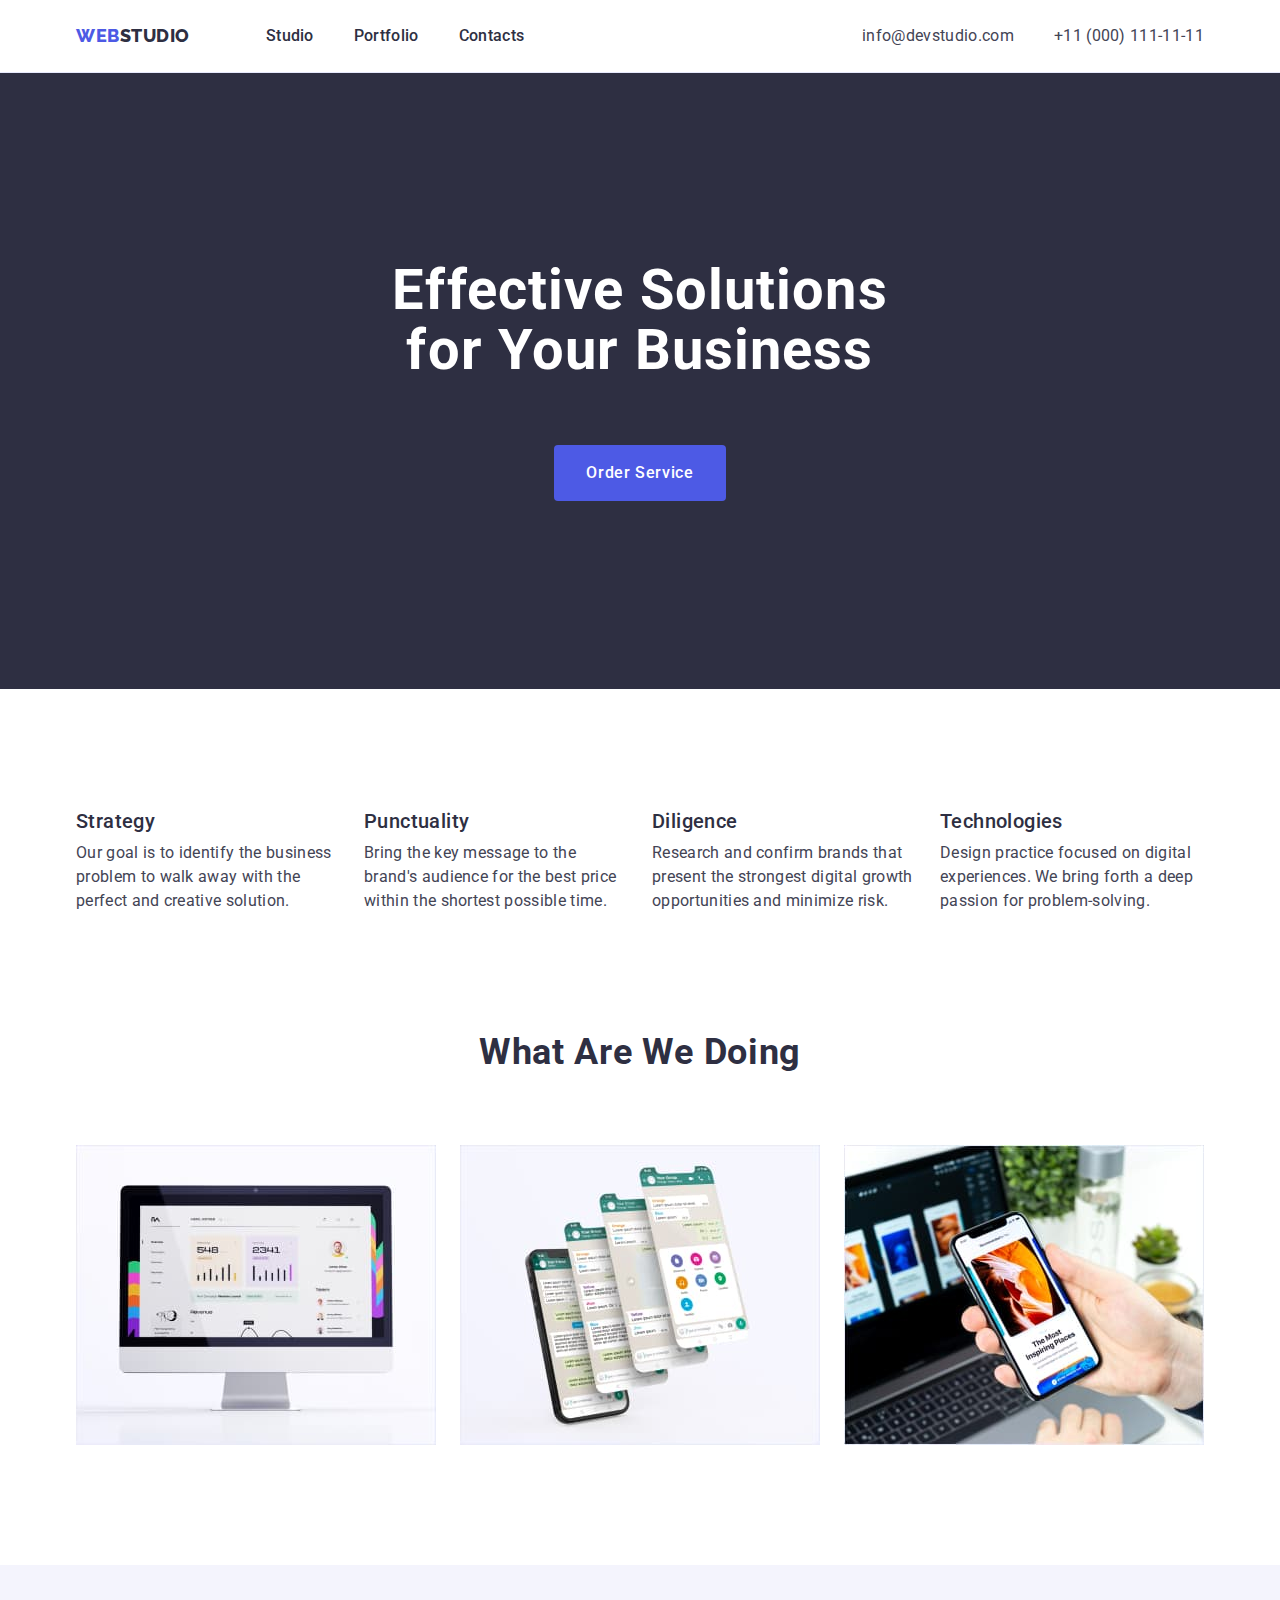
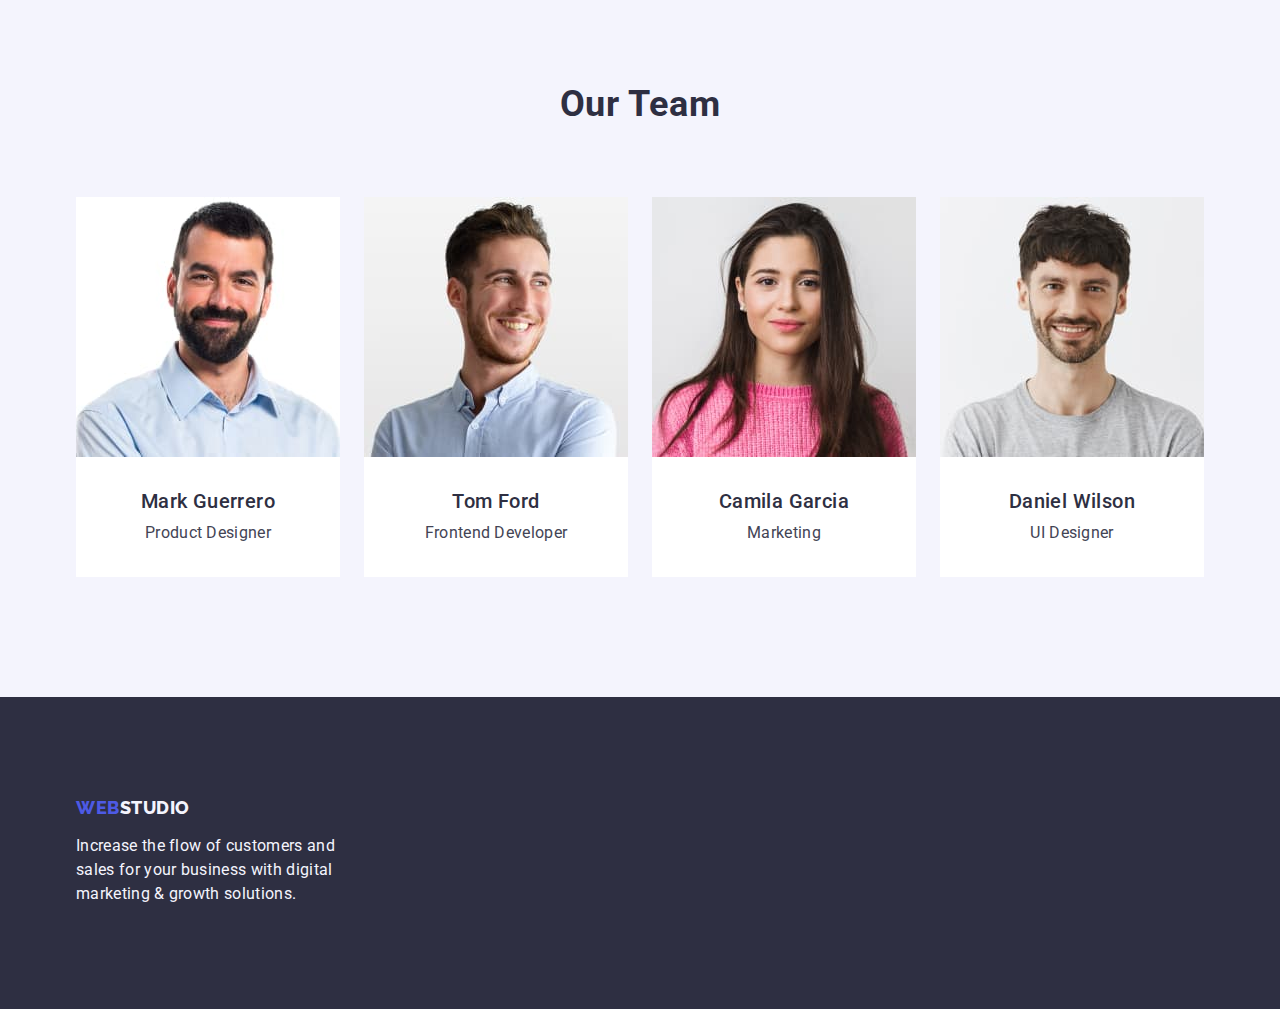
<file: index.html>
<!DOCTYPE html>
<html lang="en">
  <head>
    <meta charset="UTF-8" />
    <meta http-equiv="X-UA-Compatible" content="IE=edge" />
    <meta name="viewport" content="width=device-width, initial-scale=1.0" />
    <link rel="preconnect" href="https://fonts.googleapis.com" />
    <link rel="preconnect" href="https://fonts.gstatic.com" crossorigin />
    <link
      href="https://fonts.googleapis.com/css2?family=Raleway:wght@800&family=Roboto:wght@400;500;700;900&display=swap"
      rel="stylesheet"
    />
    <link
      rel="stylesheet"
      href="https://cdn.jsdelivr.net/npm/modern-normalize@1.1.0/modern-normalize.min.css"
    />
    <link rel="stylesheet" href="./css/styles.css" />
    <title>Main Page</title>
  </head>
  <body>
    <!-- Top line -->
    <header class="border">
      <div class="container header-container">
        <nav class="header-flex">
          <a href="./index.html" class="logo link"
            >Web<span class="logo-studio">Studio</span></a
          >
          <ul class="list nav-flex">
            <li>
              <a href="./index.html" class="header-nav link">Studio</a>
            </li>
            <li>
              <a href="./portfolio.html" class="header-nav link">Portfolio</a>
            </li>
            <li>
              <a href="" class="header-nav link">Contacts</a>
            </li>
          </ul>
        </nav>
        <address class="address">
          <ul class="adress-flex list">
            <li>
              <a href="mailto:info@devstudio.com" class="address link"
                >info@devstudio.com</a
              >
            </li>
            <li>
              <a href="tel:+110001111111" class="address link"
                >+11 (000) 111-11-11</a
              >
            </li>
          </ul>
        </address>
      </div>
    </header>
    <main>
      <!-- Hero image -->
      <section class="hero-section">
        <div class="container hero-box">
          <h1 class="hero-title title-box">
            Effective Solutions for Your Business
          </h1>
          <button type="button" class="hero-button">Order Service</button>
        </div>
      </section>

      <!-- Section-1 -->
      <section class="section-conteiner">
        <div class="container">
          <h2 class="visualy-hidden title">About us</h2>
          <ul class="flex-list list">
            <li class="flex-list-section">
              <h3 class="section-title">Strategy</h3>
              <p class="section-text">
                Our goal is to identify the business problem to walk away with
                the perfect and creative solution.
              </p>
            </li>
            <li class="flex-list-section">
              <h3 class="section-title">Punctuality</h3>
              <p class="section-text">
                Bring the key message to the brand's audience for the best price
                within the shortest possible time.
              </p>
            </li>
            <li class="flex-list-section">
              <h3 class="section-title">Diligence</h3>
              <p class="section-text">
                Research and confirm brands that present the strongest digital
                growth opportunities and minimize risk.
              </p>
            </li>
            <li class="flex-list-section">
              <h3 class="section-title">Technologies</h3>
              <p class="section-text">
                Design practice focused on digital experiences. We bring forth a
                deep passion for problem-solving.
              </p>
            </li>
          </ul>
        </div>
      </section>
      <!-- Section 2 -->
      <section class="container-section">
        <div class="container">
          <h2 class="title-style">What are we doing</h2>
          <ul class="flex-imag list">
            <li class="container-img">
              <img src="./images/rectangle71.jpg" alt="monitor" width="360" />
            </li>
            <li class="container-img">
              <img
                src="./images/rectangle711.jpg"
                alt="telephones"
                width="360"
              />
            </li>
            <li class="container-img">
              <img src="./images/rectangle712.jpg" alt="telephon" width="360" />
            </li>
          </ul>
        </div>
      </section>
      <!-- Section 3 -->
      <section class="backgroun-color-section">
        <div class="container">
          <h2 class="title-style-section">Our Team</h2>
          <ul class="card-set list">
            <li class="card-style backgroun-color-card">
              <img src="./images/img.jpg" alt="Mark Guerrero" width="264" />
              <div class="card-prof">
                <h3 class="title-style-name">Mark Guerrero</h3>
                <p class="text-style-section">Product Designer</p>
              </div>
            </li>
            <li class="card-style backgroun-color-card">
              <img src="./images/img1.jpg" alt="Tom Ford" width="264" />
              <div class="card-prof">
                <h3 class="title-style-name">Tom Ford</h3>
                <p class="text-style-section">Frontend Developer</p>
              </div>
            </li>
            <li class="card-style backgroun-color-card">
              <img src="./images/img2.jpg" alt="Camila Garcia" width="264" />
              <div class="card-prof">
                <h3 class="title-style-name">Camila Garcia</h3>
                <p class="text-style-section">Marketing</p>
              </div>
            </li>
            <li class="card-style backgroun-color-card">
              <img src="./images/img3.jpg" alt="Daniel Wilson" width="264" />
              <div class="card-prof">
                <h3 class="title-style-name">Daniel Wilson</h3>
                <p class="text-style-section">UI Designer</p>
              </div>
            </li>
          </ul>
        </div>
      </section>
    </main>
    <!-- Footer -->
    <footer class="footer">
      <div class="container">
        <a href="./index.html" class="logo link logo-footer-item"
          >Web<span class="logo-studio-footer">Studio</span></a
        >

        <p class="text-footer">
          Increase the flow of customers and sales for your business with
          digital marketing & growth solutions.
        </p>
      </div>
    </footer>
  </body>
</html>
</file>
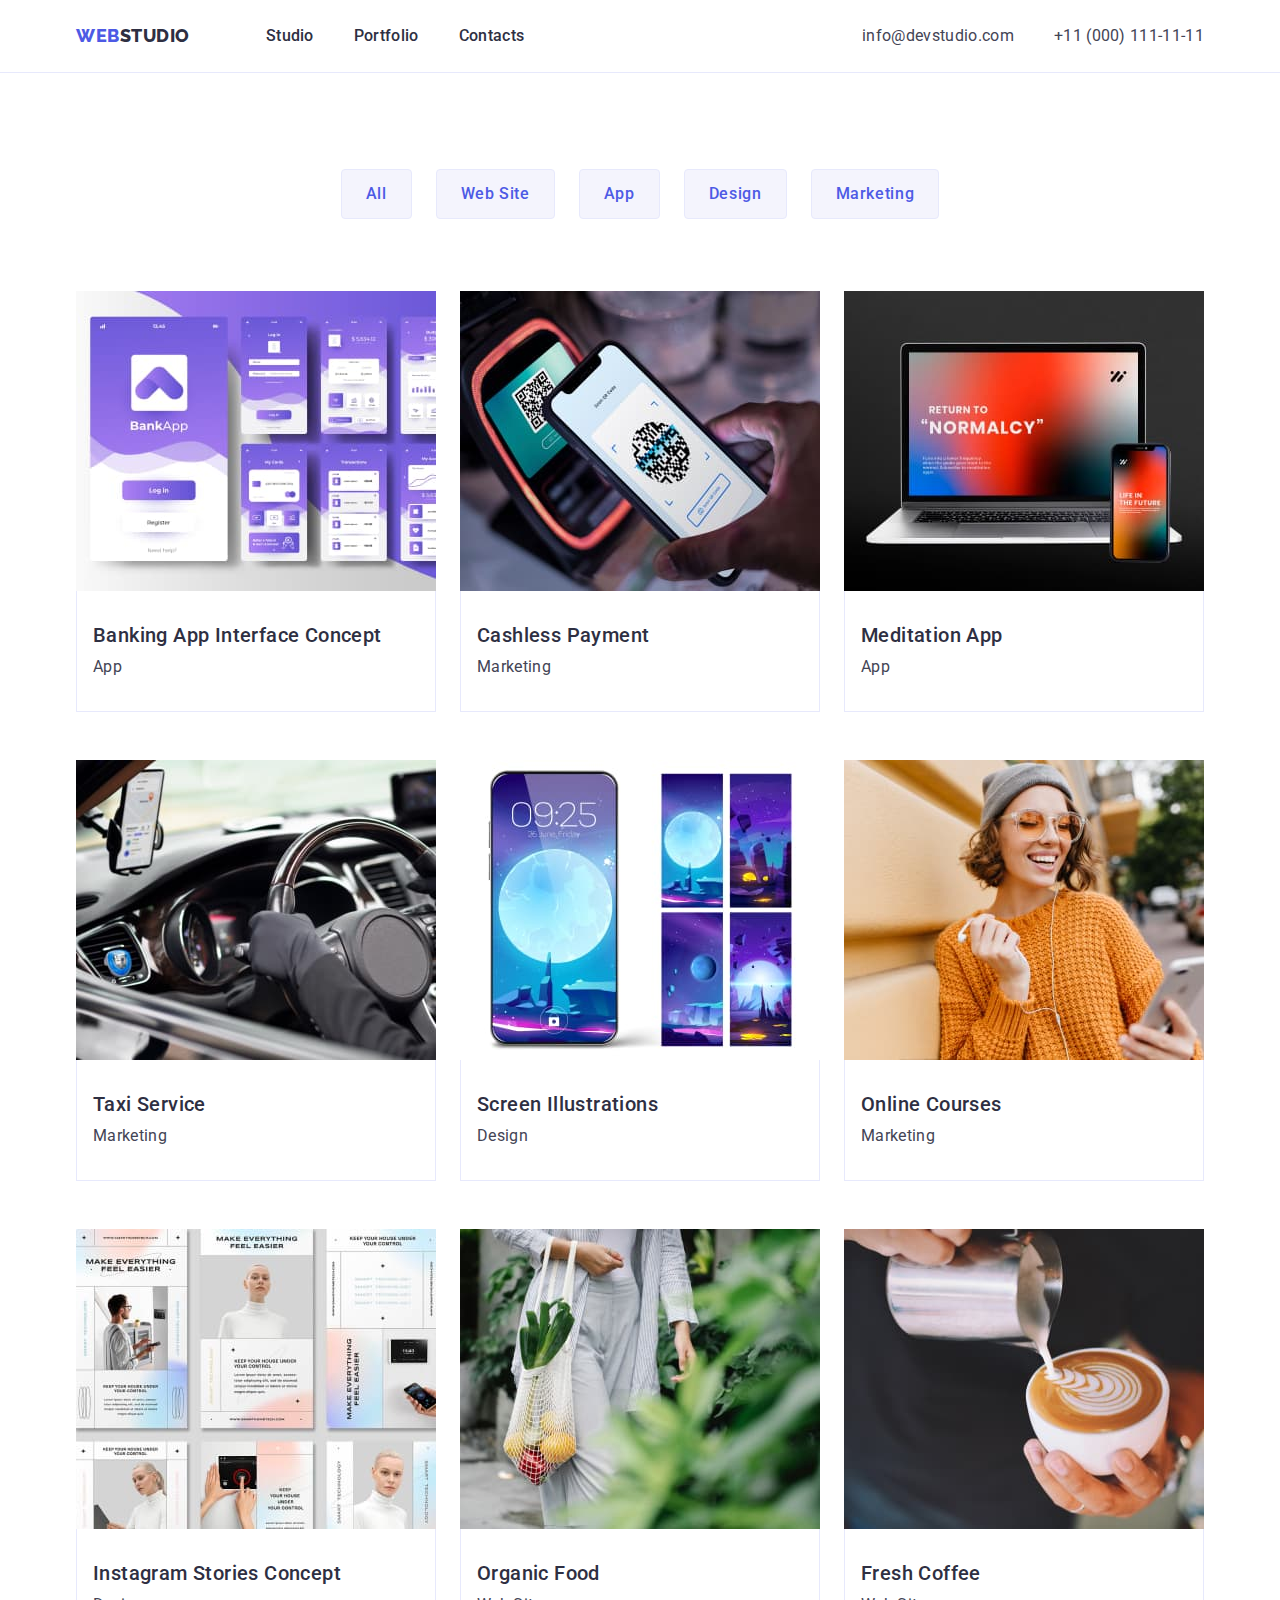
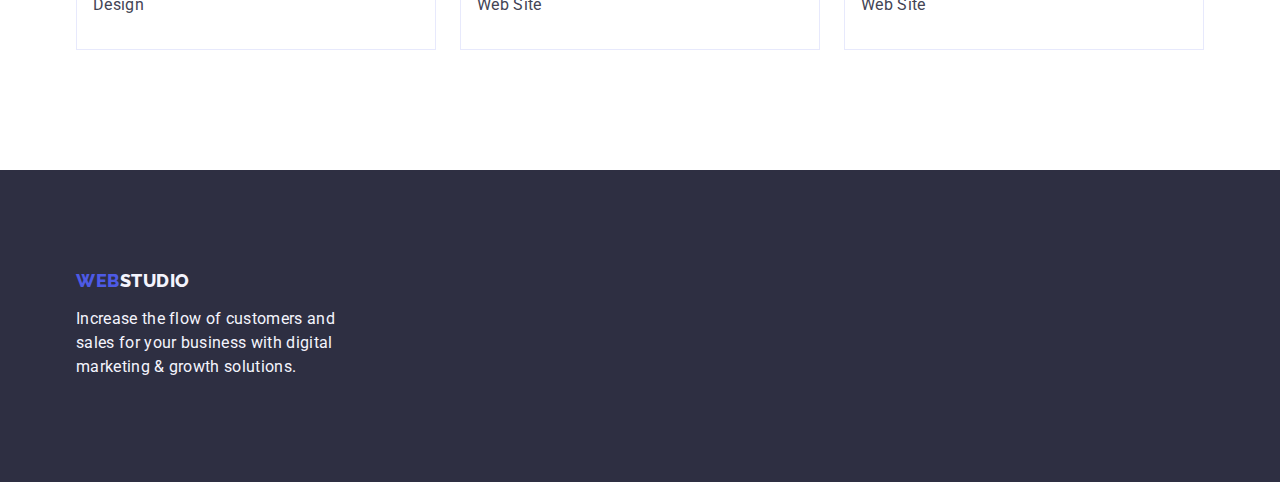
<file: portfolio.html>
<!DOCTYPE html>
<html lang="en">
  <head>
    <meta charset="UTF-8" />
    <meta http-equiv="X-UA-Compatible" content="IE=edge" />
    <meta name="viewport" content="width=device-width, initial-scale=1.0" />
    <link rel="preconnect" href="https://fonts.googleapis.com" />
    <link rel="preconnect" href="https://fonts.gstatic.com" crossorigin />
    <link
      href="https://fonts.googleapis.com/css2?family=Raleway:wght@800&family=Roboto:wght@400;500;700;900&display=swap"
      rel="stylesheet"
    />
    <link
      rel="stylesheet"
      href="https://cdn.jsdelivr.net/npm/modern-normalize@1.1.0/modern-normalize.min.css"
    />
    <link rel="stylesheet" href="./css/styles.css" />
    <title>Portfolio</title>
  </head>
  <body>
    <!-- Top line -->
    <header class="border">
      <div class="container header-container">
        <nav class="header-flex">
          <a href="./index.html" class="logo link"
            >Web<span class="logo-studio">Studio</span></a
          >
          <ul class="list nav-flex">
            <li>
              <a href="./index.html" class="header-nav link">Studio</a>
            </li>
            <li>
              <a href="./portfolio.html" class="header-nav link">Portfolio</a>
            </li>
            <li><a href="" class="header-nav link">Contacts</a></li>
          </ul>
        </nav>
        <address class="address">
          <ul class="adress-flex list">
            <li>
              <a href="mailto:info@devstudio.com" class="address link"
                >info@devstudio.com</a
              >
            </li>
            <li>
              <a href="tel:+110001111111" class="address link"
                >+11 (000) 111-11-11</a
              >
            </li>
          </ul>
        </address>
      </div>
    </header>
    <main>
      <section class="container-main">
        <div class="container">
          <!-- Filters -->

          <h1 class="visualy-hidden title">Navigation links</h1>
          <ul class="filters-flex list">
            <li class="filters-flex-link">
              <button type="button" class="filters link">All</button>
            </li>
            <li class="filters-flex-link">
              <button type="button" class="filters link">Web Site</button>
            </li>
            <li class="filters-flex-link">
              <button type="button" class="filters link">App</button>
            </li>
            <li>
              <button type="button" class="filters link">Design</button>
            </li>
            <li class="filters-flex-link">
              <button type="button" class="filters link">Marketing</button>
            </li>
          </ul>

          <!-- Row 1 -->

          <ul class="flex-gallery list">
            <li class="border-gallery">
              <a href="" class="link">
                <img
                  src="./images/img_1.jpg"
                  alt="Banking App Interface Concept"
                  width="360"
                  height="300"
                />
                <div class="text-galery">
                  <h2 class="title-row">Banking App Interface Concept</h2>
                  <p class="text-row">App</p>
                </div></a
              >
            </li>
            <li class="border-gallery">
              <a href="" class="link">
                <img
                  src="./images/img_2.jpg"
                  alt="Cashless Payment"
                  width="360"
                  height="300"
                />
                <div class="text-galery">
                  <h2 class="title-row">Cashless Payment</h2>
                  <p class="text-row">Marketing</p>
                </div></a
              >
            </li>
            <li class="border-gallery">
              <a href="" class="link">
                <img
                  src="./images/img_3.jpg"
                  alt="Meditation App"
                  width="360"
                  height="300"
                />
                <div class="text-galery">
                  <h2 class="title-row">Meditation App</h2>
                  <p class="text-row">App</p>
                </div></a
              >
            </li>
            <!-- Row 2 -->
            <li class="border-gallery">
              <a href="" class="link">
                <img
                  src="./images/img_4.jpg"
                  alt="Taxi Service"
                  width="360"
                  height="300"
                />
                <div class="text-galery">
                  <h2 class="title-row">Taxi Service</h2>
                  <p class="text-row">Marketing</p>
                </div></a
              >
            </li>
            <li class="border-gallery">
              <a href="" class="link">
                <img
                  src="./images/img_5.jpg"
                  alt="Screen Illustrations"
                  width="360"
                  height="300"
                />
                <div class="text-galery">
                  <h2 class="title-row">Screen Illustrations</h2>
                  <p class="text-row">Design</p>
                </div></a
              >
            </li>
            <li class="border-gallery">
              <a href="" class="link">
                <img
                  src="./images/img_6.jpg"
                  alt="Online Courses"
                  width="360"
                  height="300"
                />
                <div class="text-galery">
                  <h2 class="title-row">Online Courses</h2>
                  <p class="text-row">Marketing</p>
                </div></a
              >
            </li>
            <!-- Row 3 -->
            <li class="border-gallery">
              <a href="" class="link">
                <img
                  src="./images/img_7.jpg"
                  alt="Instagram Stories Concept"
                  width="360"
                  height="300"
                />
                <div class="text-galery">
                  <h2 class="title-row">Instagram Stories Concept</h2>
                  <p class="text-row">Design</p>
                </div></a
              >
            </li>
            <li class="border-gallery">
              <a href="" class="link">
                <img
                  src="./images/img_8.jpg"
                  alt="Organic Food"
                  width="360"
                  height="300"
                />
                <div class="text-galery">
                  <h2 class="title-row">Organic Food</h2>
                  <p class="text-row">Web Site</p>
                </div></a
              >
            </li>
            <li class="border-gallery">
              <a href="" class="link">
                <img
                  src="./images/img_9.jpg"
                  alt="Fresh Coffee"
                  width="360"
                  height="300"
                />
                <div class="text-galery">
                  <h2 class="title-row">Fresh Coffee</h2>
                  <p class="text-row">Web Site</p>
                </div></a
              >
            </li>
          </ul>
        </div>
      </section>
    </main>
    <!-- Footer -->
    <footer class="footer">
      <div class="container">
        <a href="./index.html" class="logo link logo-footer-item"
          >Web<span class="logo-studio-footer">Studio</span></a
        >
        <p class="text-footer">
          Increase the flow of customers and sales for your business with
          digital marketing & growth solutions.
        </p>
      </div>
    </footer>
  </body>
</html>
</file>
<file: css/styles.css>
:root {
  /* color  */
  --color-iris: #4d5ae5;
  --color-ocean: #404bbf;
  --color-navy-blue: #2e2f42;
  --color-green: #31d0aa;
  --color-slate: #434455;
  --color-light-slate: #8e8f99;
  --color-cornflower: #e7e9fc;
  --color-cloud: #f4f4fd;
  --color-navy-blue-modal: #2e2f42;
  --color-grey: #2e2f42;
  --color-white: #ffffff;
  --color-dairy: #fcfcfc;
  /* TYPE  */
  --primary-front: "Roboto", sans-serif;
  --logo-font: "Raleway", sans-serif;
}
h1,
h2,
h3,
p,
ul {
  margin: 0;
  padding: 0px;
}
img {
  display: block;
  max-width: 100%;
  height: auto;
}
.link {
  text-decoration: none;
}
.list {
  list-style: none;
  padding: 0;
  margin: 0;
}
body {
  font-family: var(--primary-front);
  color: var(--color-slate);
  background-color: var(--color-white);
}
.container {
  max-width: 1158px;
  padding: 0px 15px;
  margin: auto;
}

/* Top line header*/
/* logo  */

.header-container {
  display: flex;
  align-items: center;
}
.border {
  border-bottom: 1px solid #e7e9fc;
}

.logo {
  font-family: "Raleway", sans-serif;
  font-weight: 800;
  font-size: 18px;
  line-height: 1.17;
  letter-spacing: 0.03em;
  text-transform: uppercase;

  color: var(--color-iris);
  margin-right: 76px;
  padding: 0px;
  flex: start;
}

.logo-studio {
  color: var(--color-navy-blue);
}

.nav-flex {
  display: flex;
  gap: 40px;
  padding-top: 24px;
  padding-bottom: 24px;
}

.header-flex {
  display: flex;
  align-items: center;
  margin-right: auto;
}

.header-nav {
  font-family: var(--primary-front);
  font-weight: 500;
  font-size: 16px;
  line-height: 1.5;
  letter-spacing: 0.02em;

  color: var(--color-navy-blue);
  padding: 24px 0;
}

.header-nav:hover,
.header-nav:focus {
  color: var(--color-ocean);
}

.adress-flex {
  display: flex;
  gap: 40px;
  padding-top: 24px;
  padding-bottom: 24px;
}

.address {
  font-family: var(--primary-front);
  font-style: normal;
  font-size: 16px;
  line-height: 1.5;

  letter-spacing: 0.02em;

  color: var(--color-slate);
}
.address:hover,
.address:focus {
  color: var(--color-ocean);
}

/* Hero image */
.hero-section {
  background: var(--color-navy-blue);
  padding-top: 188px;
  padding-bottom: 188px;
}

.title-box {
  margin: auto;
}
.hero-title {
  font-weight: 700;
  font-size: 56px;
  line-height: 1.07;
  letter-spacing: 0.02em;
  text-align: center;
  color: var(--color-white);
  max-width: 496px;
  height: 120px;
  margin-bottom: 64px;
}

.hero-button {
  display: block;
  margin: 0 auto;
  border: none;
  min-width: 169px;
  height: 56px;
  padding-top: 16px;
  padding-bottom: 16px;
  padding-left: 32px;
  padding-right: 32px;
  border-radius: 4px;
  cursor: pointer;

  font-family: "Roboto", sans-serif;
  font-weight: 500;
  font-size: 16px;
  line-height: 1.5;
  letter-spacing: 0.04em;

  color: var(--color-white);
  background: var(--color-iris);
}
.hero-button:hover,
.hero-button:focus {
  background-color: var(--color-ocean);
  cursor: pointer;
}
/* Section-1 */
.visualy-hidden {
  position: absolute;
  width: 1px;
  height: 1px;
  margin: -1px;
  border: 0px;
  padding: 0px;
  white-space: nowrap;
  clip-path: inherit(100%);
  clip: rect(0 0 0);
  overflow: hidden;
}
.section-conteiner {
  padding-top: 120px;
  padding-bottom: 120px;
}
.section-title {
  font-weight: 500;
  font-size: 20px;
  line-height: 1.2;

  letter-spacing: 0.02em;

  color: var(--color-navy-blue);
  margin-bottom: 8px;
}
.section-text {
  font-size: 16px;
  line-height: 1.5;

  letter-spacing: 0.02em;

  color: var(--color-slate);
}
.flex-list {
  display: flex;
  align-items: flex-start;
}
.flex-list-section {
  flex-basis: calc((100% - 3 * 24px) / 4);
  margin-right: 24px;
}
.flex-list-section:last-child {
  margin-right: 0px;
}

/* Section 2 */
.container-section {
  padding-bottom: 120px;
}
.title-style {
  font-weight: 700;
  font-size: 36px;
  line-height: 1.11;

  letter-spacing: 0.02em;
  text-align: center;
  text-transform: capitalize;

  color: var(--color-navy-blue);
  margin-bottom: 72px;
}
.flex-imag {
  display: flex;
  align-items: flex-start;
  gap: 24px;
  margin-top: 72px;
}
.container-img {
  flex-basis: calc((100% / 4)-24px);
}

/* Section 3 */
.backgroun-color-section {
  background: var(--color-cloud);
  padding: 120px 0;
}
.backgroun-color-card {
  background-color: var(--color-white);
}

.card-set {
  display: flex;
  flex-wrap: wrap;
  gap: 24px;
}
.card-style {
  max-height: 380px;
  flex-basis: calc((100% - 72px) / 4);
}

.card-prof {
  padding-top: 32px;
  padding-bottom: 32px;
  padding-left: 16px;
  padding-right: 16px;
  border-radius: 0px 0px 4px 4px;
}
.title-style-section {
  font-weight: 700;
  font-size: 36px;
  line-height: 1.11;
  text-align: center;
  text-transform: capitalize;
  margin-bottom: 72px;

  letter-spacing: 0.02em;
  color: var(--color-navy-blue);
}
.title-style-name {
  font-weight: 500;
  font-size: 20px;
  line-height: 1.2;

  letter-spacing: 0.02em;
  text-align: center;

  color: var(--color-navy-blue);
  margin-bottom: 8px;
}
.text-style-section {
  font-size: 16px;
  line-height: 1.5;

  letter-spacing: 0.02em;
  text-align: center;

  color: var(--color-slate);
}

/* Footer */
.text-footer {
  font-family: var(--primary-front);
  font-size: 16px;
  line-height: 1.5;

  letter-spacing: 0.02em;

  color: var(--color-cloud);
  width: 264px;
  min-height: 72px;
}
.footer {
  height: 312px;
  left: 0px;
  top: 2280px;

  background: var(--color-navy-blue);
  padding: 100px 0;
}
.logo-footer-item {
  display: inline-block;
  margin-bottom: 16px;
}
.logo-studio-footer {
  font-family: var(--logo-font);
  font-weight: 800;
  font-size: 18px;
  line-height: 1.17;

  letter-spacing: 0.03em;

  color: var(--color-cloud);
}

/* Filters */
.container-main {
  padding-top: 96px;
  padding-bottom: 120px;
}
.filters {
  font-family: "Roboto", sans-serif;
  font-weight: 500;
  font-size: 16px;
  line-height: 1.5;

  letter-spacing: 0.04em;

  color: var(--color-iris);
  background: var(--color-cloud);
  text-decoration: none;
  border-radius: 4px;
  padding-top: 12px;
  padding-right: 24px;
  padding-bottom: 12px;
  padding-left: 24px;
  border: 1px solid var(--color-cornflower);
}

.filters:hover,
.filters:focus {
  background: var(--color-ocean);
  color: var(--color-white);
  cursor: pointer;
  border: 1px solid transparent;
}
.filters-flex {
  display: flex;
  justify-content: center;
  gap: 24px;
  margin-bottom: 72px;
}

/* Row 1 2 3 */
.title-row {
  font-weight: 500;
  font-size: 20px;
  line-height: 1.2;

  letter-spacing: 0.02em;

  color: var(--color-navy-blue);
  margin-bottom: 8px;
}
.text-row {
  font-size: 16px;
  line-height: 1.5;

  letter-spacing: 0.02em;

  color: var(--color-slate);

  height: 24px;
}
.flex-gallery {
  display: flex;
  flex-wrap: wrap;
  margin: 0 auto;
  column-gap: 24px;
  row-gap: 48px;
}
.border-gallery {
  width: calc((100% - 48px) / 3);
}

.text-galery {
  padding: 32px 16px;
  border: 1px solid #e7e9fc;
  border-top: none;
}
</file>
